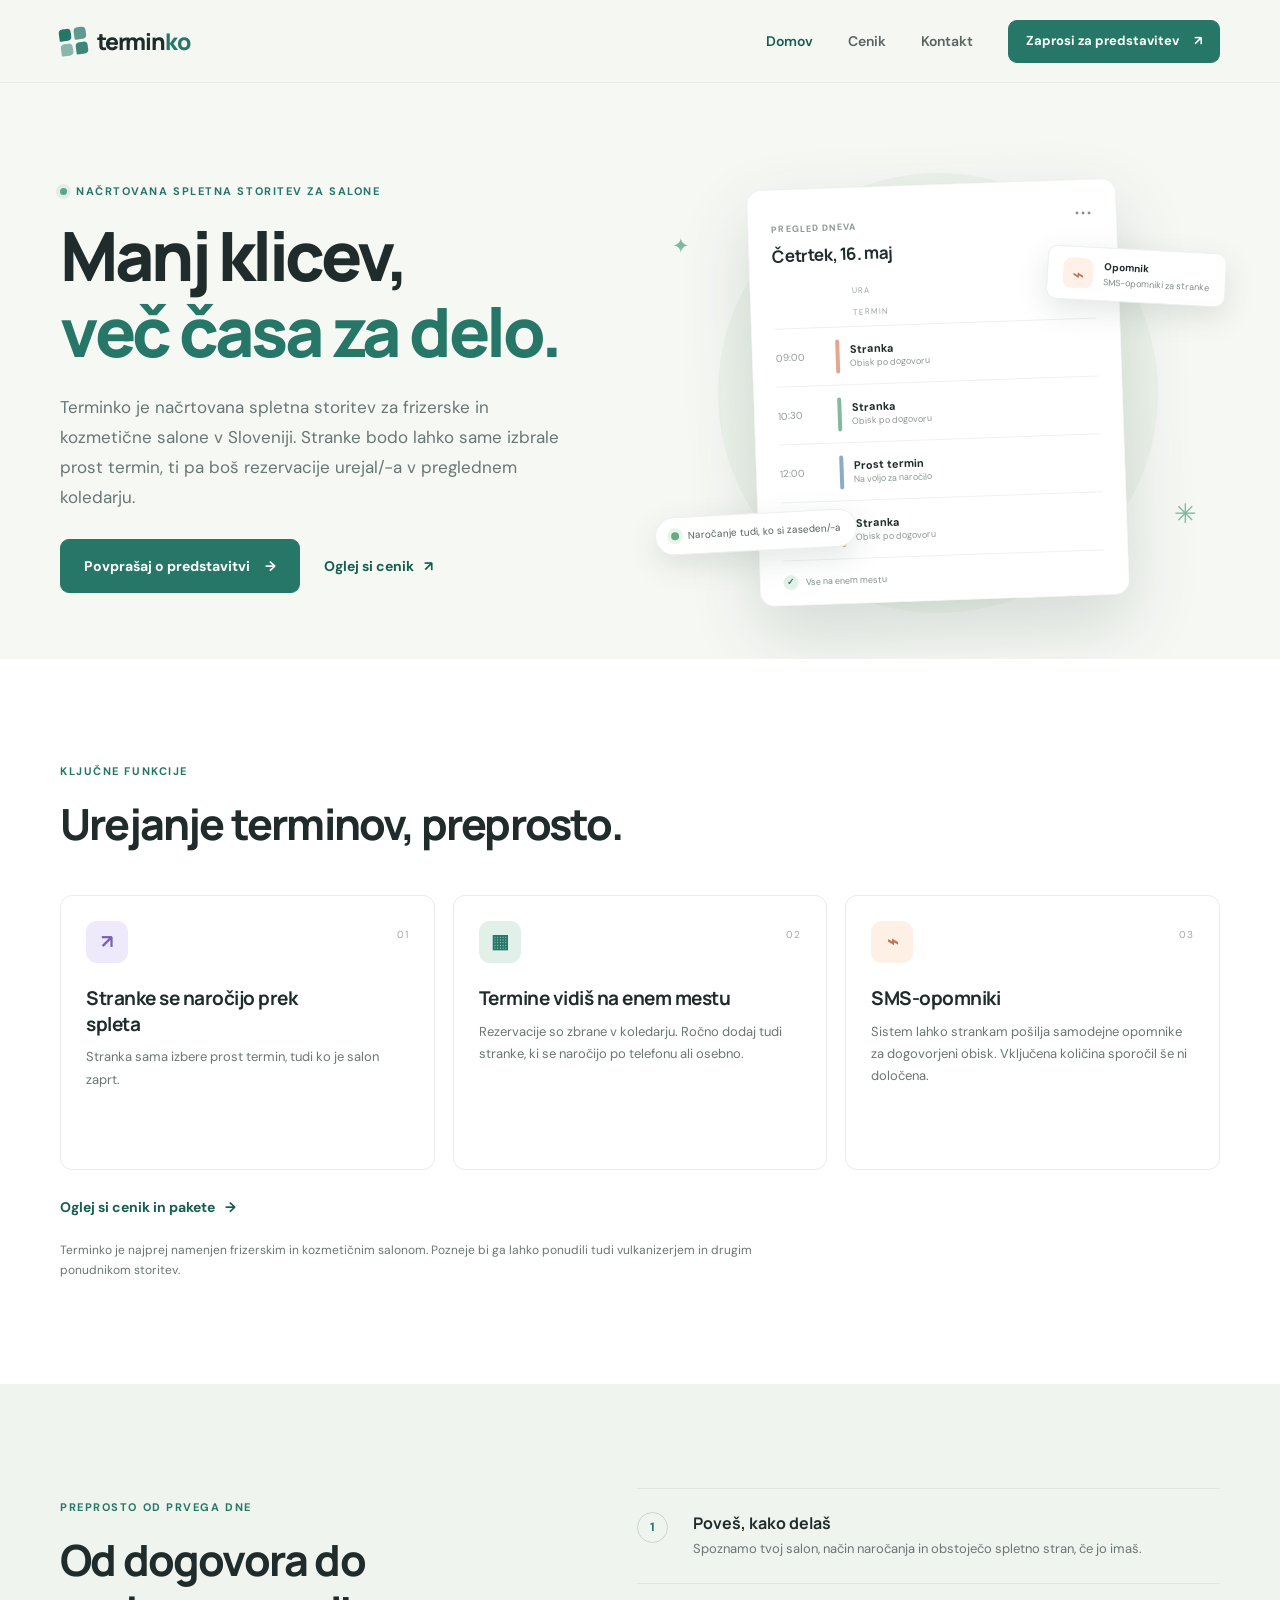
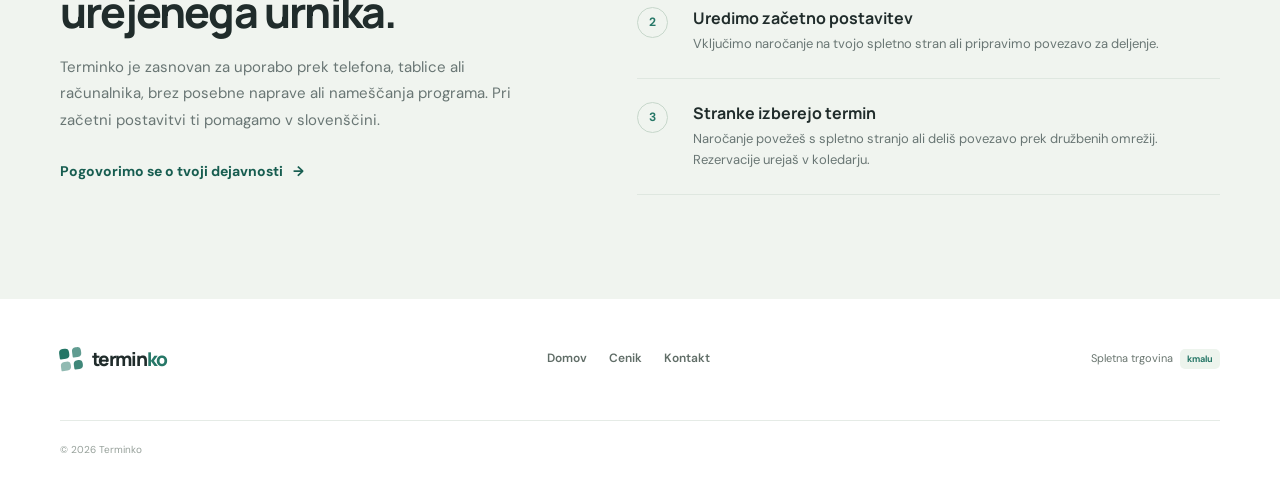
<file: index.html>
<!doctype html>
<html lang="sl">
<head>
  <meta charset="utf-8">
  <meta name="viewport" content="width=device-width, initial-scale=1">
  <meta name="description" content="Terminko je načrtovana spletna storitev za frizerske in kozmetične salone: spletno naročanje, koledar rezervacij in SMS-opomniki.">
  <meta name="theme-color" content="#f6f8f4">
  <title>Spletno naročanje za salone | Terminko</title>
  <link rel="stylesheet" href="styles.css">
  <script src="script.js" defer></script>
  <link rel="canonical" href="https://terminko.pages.dev/">
  <link rel="icon" href="/favicon.svg" type="image/svg+xml">
  <meta property="og:type" content="website">
  <meta property="og:locale" content="sl_SI">
  <meta property="og:site_name" content="Terminko">
  <meta property="og:title" content="Spletno naročanje za salone | Terminko">
  <meta property="og:description" content="Terminko je načrtovana spletna storitev za frizerske in kozmetične salone: spletno naročanje, koledar rezervacij in SMS-opomniki.">
  <meta property="og:url" content="https://terminko.pages.dev/">
  <meta name="twitter:card" content="summary">
  <script type="application/ld+json">
  {
    "@context": "https://schema.org",
    "@graph": [
      {
        "@type": "Organization",
        "@id": "https://terminko.pages.dev/#organization",
        "name": "Terminko",
        "url": "https://terminko.pages.dev/",
        "description": "Načrtovana spletna storitev za spletno naročanje in urejanje terminov v frizerskih in kozmetičnih salonih.",
        "areaServed": {
          "@type": "Country",
          "name": "Slovenia"
        }
      },
      {
        "@type": "WebSite",
        "@id": "https://terminko.pages.dev/#website",
        "url": "https://terminko.pages.dev/",
        "name": "Terminko",
        "inLanguage": "sl-SI",
        "publisher": {
          "@id": "https://terminko.pages.dev/#organization"
        }
      },
      {
        "@type": "WebPage",
        "@id": "https://terminko.pages.dev/#webpage",
        "url": "https://terminko.pages.dev/",
        "name": "Spletno naročanje za frizerske in kozmetične salone",
        "description": "Terminko je načrtovana spletna storitev za frizerske in kozmetične salone: spletno naročanje, koledar rezervacij in SMS-opomniki.",
        "inLanguage": "sl-SI",
        "isPartOf": {
          "@id": "https://terminko.pages.dev/#website"
        },
        "about": {
          "@id": "https://terminko.pages.dev/#organization"
        }
      }
    ]
  }
  </script>
</head>
<body>
  <a class="skip-link" href="#vsebina">Preskoči na vsebino</a>
  <header class="site-header">
    <div class="container nav-wrap">
      <a class="brand" href="index.html" aria-label="Terminko, domov"><span class="brand-mark" aria-hidden="true"><i></i><i></i><i></i><i></i></span><span>termin<span class="brand-accent">ko</span></span></a>
      <button class="menu-toggle" type="button" aria-expanded="false" aria-controls="site-nav"><span class="sr-only">Odpri navigacijo</span><span></span><span></span></button>
      <nav class="site-nav" id="site-nav" aria-label="Glavna navigacija">
        <a href="index.html" aria-current="page">Domov</a><a href="cenik.html">Cenik</a><a href="kontakt.html">Kontakt</a>
        <a class="button button-small" href="kontakt.html#povprasevanje">Zaprosi za predstavitev <span aria-hidden="true">↗</span></a>
      </nav>
    </div>
  </header>

  <main id="vsebina">
    <section class="hero section-space">
      <div class="container hero-grid">
        <div class="hero-copy">
          <p class="eyebrow"><span class="eyebrow-dot"></span> Načrtovana spletna storitev za salone</p>
          <h1>Manj klicev,<br><span class="text-accent">več časa za delo.</span></h1>
          <p class="hero-lede">Terminko je načrtovana spletna storitev za frizerske in kozmetične salone v Sloveniji. Stranke bodo lahko same izbrale prost termin, ti pa boš rezervacije urejal/-a v preglednem koledarju.</p>
          <div class="hero-actions"><a class="button" href="kontakt.html#povprasevanje">Povprašaj o predstavitvi <span aria-hidden="true">→</span></a><a class="text-link" href="cenik.html">Oglej si cenik <span aria-hidden="true">↗</span></a></div>
        </div>
        <div class="hero-visual" aria-label="Ilustracija pregleda terminov v koledarju">
          <div class="visual-orbit orbit-one"></div><div class="visual-orbit orbit-two"></div>
          <div class="calendar-card">
            <div class="calendar-top"><div><span class="mini-label">PREGLED DNEVA</span><h2>Četrtek, 16. maj</h2></div><span class="calendar-dots" aria-hidden="true">•••</span></div>
            <div class="calendar-rule"><span></span><span>URA</span><span>TERMIN</span></div>
            <div class="appointment"><span class="time">09:00</span><span class="appt-bar coral"></span><span class="appt-info"><strong>Stranka</strong><small>Obisk po dogovoru</small></span></div>
            <div class="appointment"><span class="time">10:30</span><span class="appt-bar green"></span><span class="appt-info"><strong>Stranka</strong><small>Obisk po dogovoru</small></span></div>
            <div class="appointment"><span class="time">12:00</span><span class="appt-bar blue"></span><span class="appt-info"><strong>Prost termin</strong><small>Na voljo za naročilo</small></span></div>
            <div class="appointment"><span class="time">13:30</span><span class="appt-bar yellow"></span><span class="appt-info"><strong>Stranka</strong><small>Obisk po dogovoru</small></span></div>
            <div class="calendar-footer"><span class="tiny-check" aria-hidden="true">✓</span> Vse na enem mestu</div>
          </div>
          <div class="floating-chip chip-reminder"><span class="chip-icon" aria-hidden="true">⌁</span><span><strong>Opomnik</strong><small>SMS-opomniki za stranke</small></span></div>
          <div class="floating-chip chip-online"><span class="online-dot"></span> Naročanje tudi, ko si zaseden/-a</div>
          <span class="sparkle sparkle-a" aria-hidden="true">✳</span><span class="sparkle sparkle-b" aria-hidden="true">✦</span>
        </div>
      </div>
      </section>

    <section class="section-space section-white">
      <div class="container">
        <div class="section-heading"><p class="eyebrow">Ključne funkcije</p><h2>Urejanje terminov, preprosto.</h2></div>
        <div class="feature-grid">
          <article class="feature-card"><span class="feature-icon icon-lilac" aria-hidden="true">↗</span><span class="card-number">01</span><h3>Stranke se naročijo prek spleta</h3><p>Stranka sama izbere prost termin, tudi ko je salon zaprt.</p></article>
          <article class="feature-card"><span class="feature-icon icon-mint" aria-hidden="true">▦</span><span class="card-number">02</span><h3>Termine vidiš na enem mestu</h3><p>Rezervacije so zbrane v koledarju. Ročno dodaj tudi stranke, ki se naročijo po telefonu ali osebno.</p></article>
          <article class="feature-card"><span class="feature-icon icon-peach" aria-hidden="true">⌁</span><span class="card-number">03</span><h3>SMS-opomniki</h3><p>Sistem lahko strankam pošilja samodejne opomnike za dogovorjeni obisk. Vključena količina sporočil še ni določena.</p></article>
        </div>
        <div class="feature-cta"><a class="text-link" href="cenik.html">Oglej si cenik in pakete <span aria-hidden="true">→</span></a></div>
        <p class="feature-footnote">Terminko je najprej namenjen frizerskim in kozmetičnim salonom. Pozneje bi ga lahko ponudili tudi vulkanizerjem in drugim ponudnikom storitev.</p>
      </div>
    </section>

    <section class="section-space how-section">
      <div class="container how-grid"><div class="how-intro"><p class="eyebrow">Preprosto od prvega dne</p><h2>Od dogovora do urejenega urnika.</h2><p>Terminko je zasnovan za uporabo prek telefona, tablice ali računalnika, brez posebne naprave ali nameščanja programa. Pri začetni postavitvi ti pomagamo v slovenščini.</p><a class="text-link" href="kontakt.html">Pogovorimo se o tvoji dejavnosti <span aria-hidden="true">→</span></a></div>
        <ol class="steps-list"><li><span class="step-count">1</span><div><h3>Poveš, kako delaš</h3><p>Spoznamo tvoj salon, način naročanja in obstoječo spletno stran, če jo imaš.</p></div></li><li><span class="step-count">2</span><div><h3>Uredimo začetno postavitev</h3><p>Vključimo naročanje na tvojo spletno stran ali pripravimo povezavo za deljenje.</p></div></li><li><span class="step-count">3</span><div><h3>Stranke izberejo termin</h3><p>Naročanje povežeš s spletno stranjo ali deliš povezavo prek družbenih omrežij. Rezervacije urejaš v koledarju.</p></div></li></ol>
      </div>
    </section>


  </main>
  <footer class="site-footer"><div class="container footer-main"><a class="brand footer-brand" href="index.html"><span class="brand-mark" aria-hidden="true"><i></i><i></i><i></i><i></i></span><span>termin<span class="brand-accent">ko</span></span></a><nav aria-label="Povezave v nogi"><a href="index.html">Domov</a><a href="cenik.html">Cenik</a><a href="kontakt.html">Kontakt</a></nav><span class="shop-placeholder">Spletna trgovina <span>kmalu</span></span></div><div class="container footer-bottom"><span>© <span data-year>2026</span> Terminko</span></div></footer>
</body>
</html>
</file>
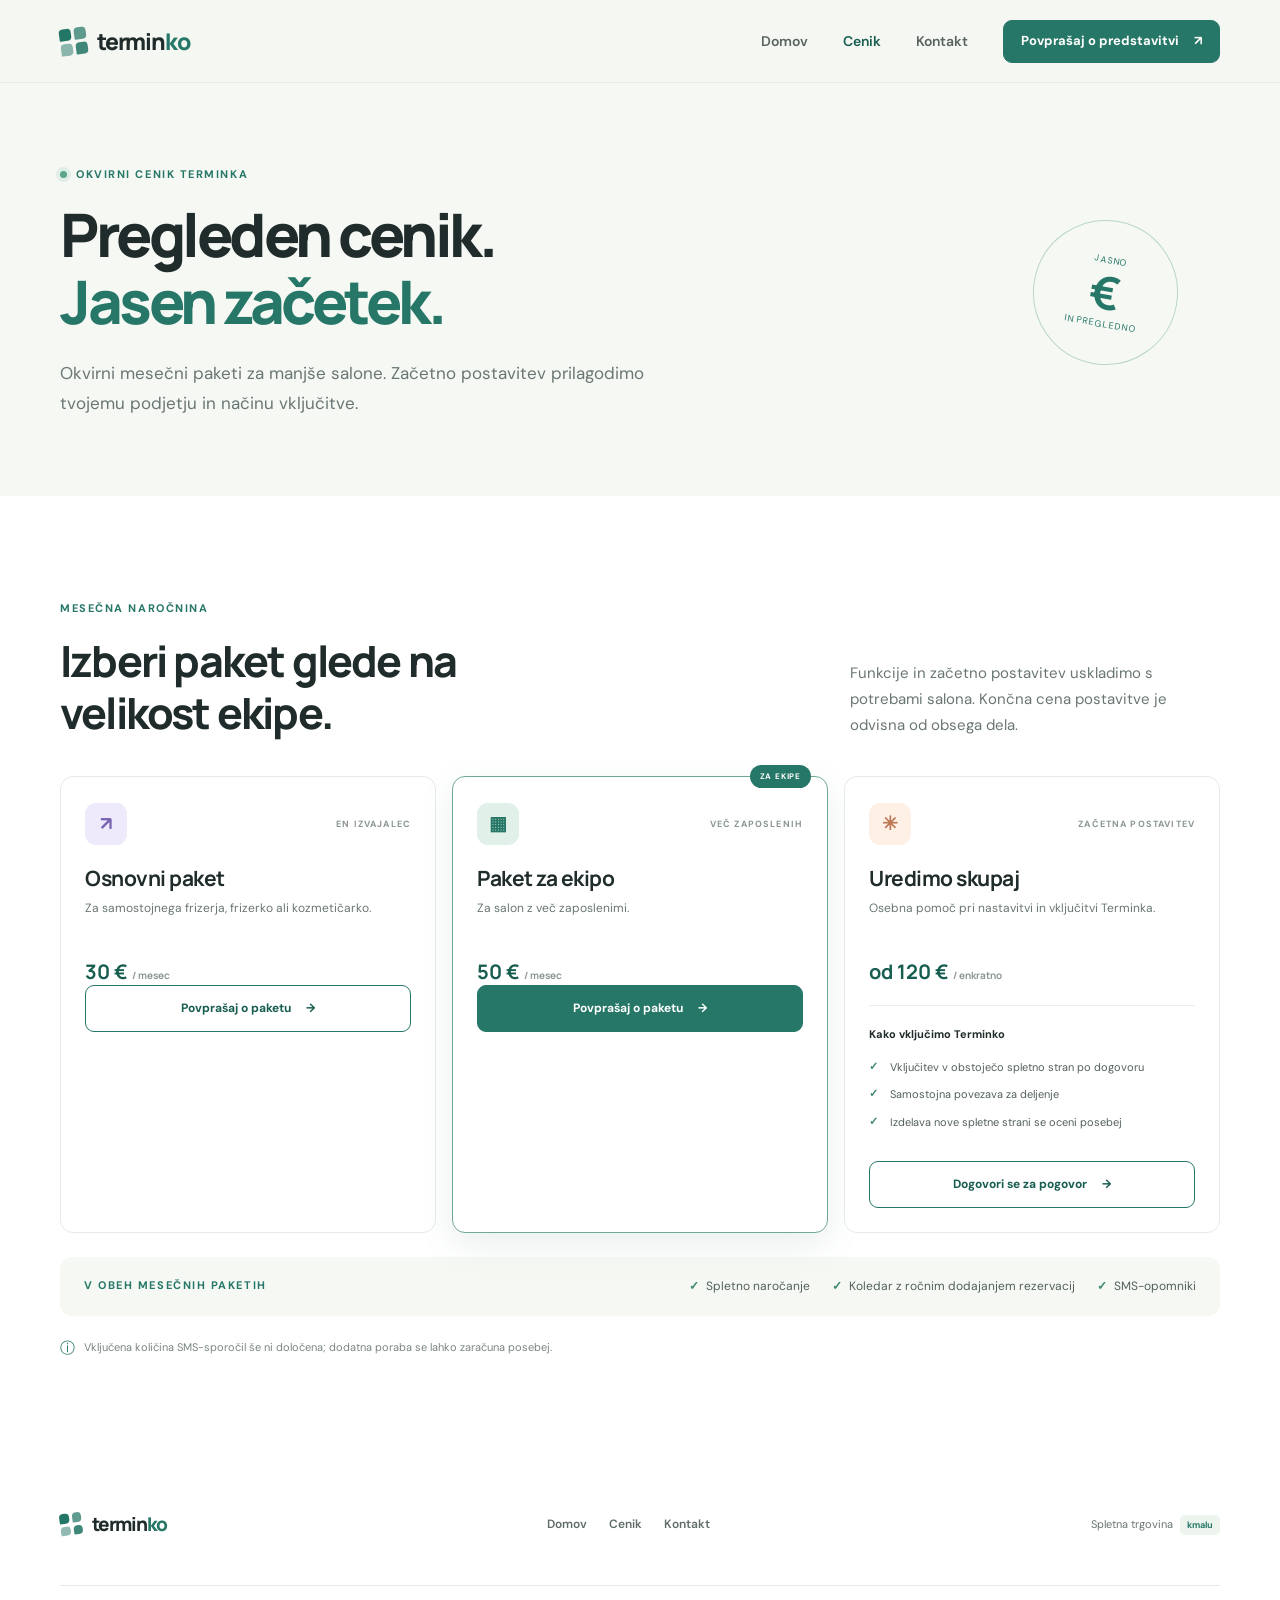
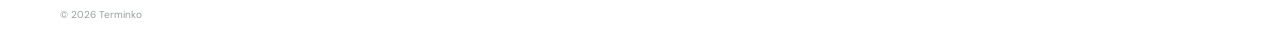
<file: cenik.html>
<!doctype html>
<html lang="sl">
<head>
  <meta charset="utf-8"><meta name="viewport" content="width=device-width, initial-scale=1">
  <meta name="description" content="Oglej si okvirni cenik Terminka za salone: paketa za enega izvajalca in več zaposlenih ter začetna postavitev od 120 €.">
  <meta name="theme-color" content="#f6f8f4"><title>Cenik spletnega naročanja za salone | Terminko</title><link rel="stylesheet" href="styles.css"><script src="script.js" defer></script>
  <link rel="canonical" href="https://terminko.pages.dev/cenik">
  <link rel="icon" href="/favicon.svg" type="image/svg+xml">
  <meta property="og:type" content="website">
  <meta property="og:locale" content="sl_SI">
  <meta property="og:site_name" content="Terminko">
  <meta property="og:title" content="Cenik spletnega naročanja za salone | Terminko">
  <meta property="og:description" content="Oglej si okvirni cenik Terminka za salone: paketa za enega izvajalca in več zaposlenih ter začetna postavitev od 120 €.">
  <meta property="og:url" content="https://terminko.pages.dev/cenik">
  <meta name="twitter:card" content="summary">
  <script type="application/ld+json">
    {
    "@context": "https://schema.org",
    "@graph": [
      {
        "@type": "WebPage",
        "@id": "https://terminko.pages.dev/cenik#webpage",
        "url": "https://terminko.pages.dev/cenik",
        "name": "Cenik Terminka za salone",
        "description": "Oglej si okvirni cenik Terminka za salone: paketa za enega izvajalca in več zaposlenih ter začetna postavitev od 120 €.",
        "inLanguage": "sl-SI",
        "isPartOf": {
          "@id": "https://terminko.pages.dev/#website"
        },
        "about": {
          "@id": "https://terminko.pages.dev/#organization"
        }
      }
    ]
  }
  </script>
</head>
<body>
  <a class="skip-link" href="#vsebina">Preskoči na vsebino</a>
  <header class="site-header"><div class="container nav-wrap"><a class="brand" href="index.html" aria-label="Terminko, domov"><span class="brand-mark" aria-hidden="true"><i></i><i></i><i></i><i></i></span><span>termin<span class="brand-accent">ko</span></span></a><button class="menu-toggle" type="button" aria-expanded="false" aria-controls="site-nav"><span class="sr-only">Odpri navigacijo</span><span></span><span></span></button><nav class="site-nav" id="site-nav" aria-label="Glavna navigacija"><a href="index.html">Domov</a><a href="cenik.html" aria-current="page">Cenik</a><a href="kontakt.html">Kontakt</a><a class="button button-small" href="kontakt.html#povprasevanje">Povprašaj o predstavitvi <span aria-hidden="true">↗</span></a></nav></div></header>
  <main id="vsebina">
    <section class="inner-hero section-space"><div class="container inner-hero-grid"><div><p class="eyebrow"><span class="eyebrow-dot"></span> Okvirni cenik Terminka</p><h1>Pregleden cenik.<br><span class="text-accent">Jasen začetek.</span></h1><p class="hero-lede">Okvirni mesečni paketi za manjše salone. Začetno postavitev prilagodimo tvojemu podjetju in načinu vključitve.</p></div><div class="price-stamp" aria-hidden="true"><span>JASNO</span><strong>€</strong><span>IN PREGLEDNO</span></div></div></section>
    <section class="section-space section-white"><div class="container"><div class="pricing-intro"><div><p class="eyebrow">Mesečna naročnina</p><h2>Izberi paket glede na velikost ekipe.</h2></div><p>Funkcije in začetno postavitev uskladimo s potrebami salona. Končna cena postavitve je odvisna od obsega dela.</p></div>
      <div class="pricing-grid">
        <article class="price-card"><div class="price-card-top"><span class="price-icon icon-lilac" aria-hidden="true">↗</span><span class="price-label">EN IZVAJALEC</span></div><h3>Osnovni paket</h3><p class="price-description">Za samostojnega frizerja, frizerko ali kozmetičarko.</p><div class="price-placeholder">30 € <span class="price-unit">/ mesec</span></div><a class="button button-outline" href="kontakt.html#povprasevanje">Povprašaj o paketu <span aria-hidden="true">→</span></a></article>
        <article class="price-card price-card-featured"><span class="popular-tag">ZA EKIPE</span><div class="price-card-top"><span class="price-icon icon-mint" aria-hidden="true">▦</span><span class="price-label">VEČ ZAPOSLENIH</span></div><h3>Paket za ekipo</h3><p class="price-description">Za salon z več zaposlenimi.</p><div class="price-placeholder">50 € <span class="price-unit">/ mesec</span></div><a class="button" href="kontakt.html#povprasevanje">Povprašaj o paketu <span aria-hidden="true">→</span></a></article>
        <article class="price-card setup-card"><div class="price-card-top"><span class="price-icon icon-peach" aria-hidden="true">✳</span><span class="price-label">ZAČETNA POSTAVITEV</span></div><h3>Uredimo skupaj</h3><p class="price-description">Osebna pomoč pri nastavitvi in vključitvi Terminka.</p><div class="price-placeholder">od 120 € <span class="price-unit">/ enkratno</span></div><hr><h4>Kako vključimo Terminko</h4><ul class="check-list"><li>Vključitev v obstoječo spletno stran po dogovoru</li><li>Samostojna povezava za deljenje</li><li>Izdelava nove spletne strani se oceni posebej</li></ul><a class="button button-outline" href="kontakt.html#povprasevanje">Dogovori se za pogovor <span aria-hidden="true">→</span></a></article>
      </div>
      <div class="pricing-included"><p class="eyebrow">V obeh mesečnih paketih</p><ul><li>Spletno naročanje</li><li>Koledar z ročnim dodajanjem rezervacij</li><li>SMS-opomniki</li></ul></div>
      <p class="pricing-note"><span aria-hidden="true">ⓘ</span> Vključena količina SMS-sporočil še ni določena; dodatna poraba se lahko zaračuna posebej.</p>
    </div></section>
  </main>
  <footer class="site-footer"><div class="container footer-main"><a class="brand footer-brand" href="index.html"><span class="brand-mark" aria-hidden="true"><i></i><i></i><i></i><i></i></span><span>termin<span class="brand-accent">ko</span></span></a><nav aria-label="Povezave v nogi"><a href="index.html">Domov</a><a href="cenik.html">Cenik</a><a href="kontakt.html">Kontakt</a></nav><span class="shop-placeholder">Spletna trgovina <span>kmalu</span></span></div><div class="container footer-bottom"><span>© <span data-year>2026</span> Terminko</span></div></footer>
</body>
</html>
</file>
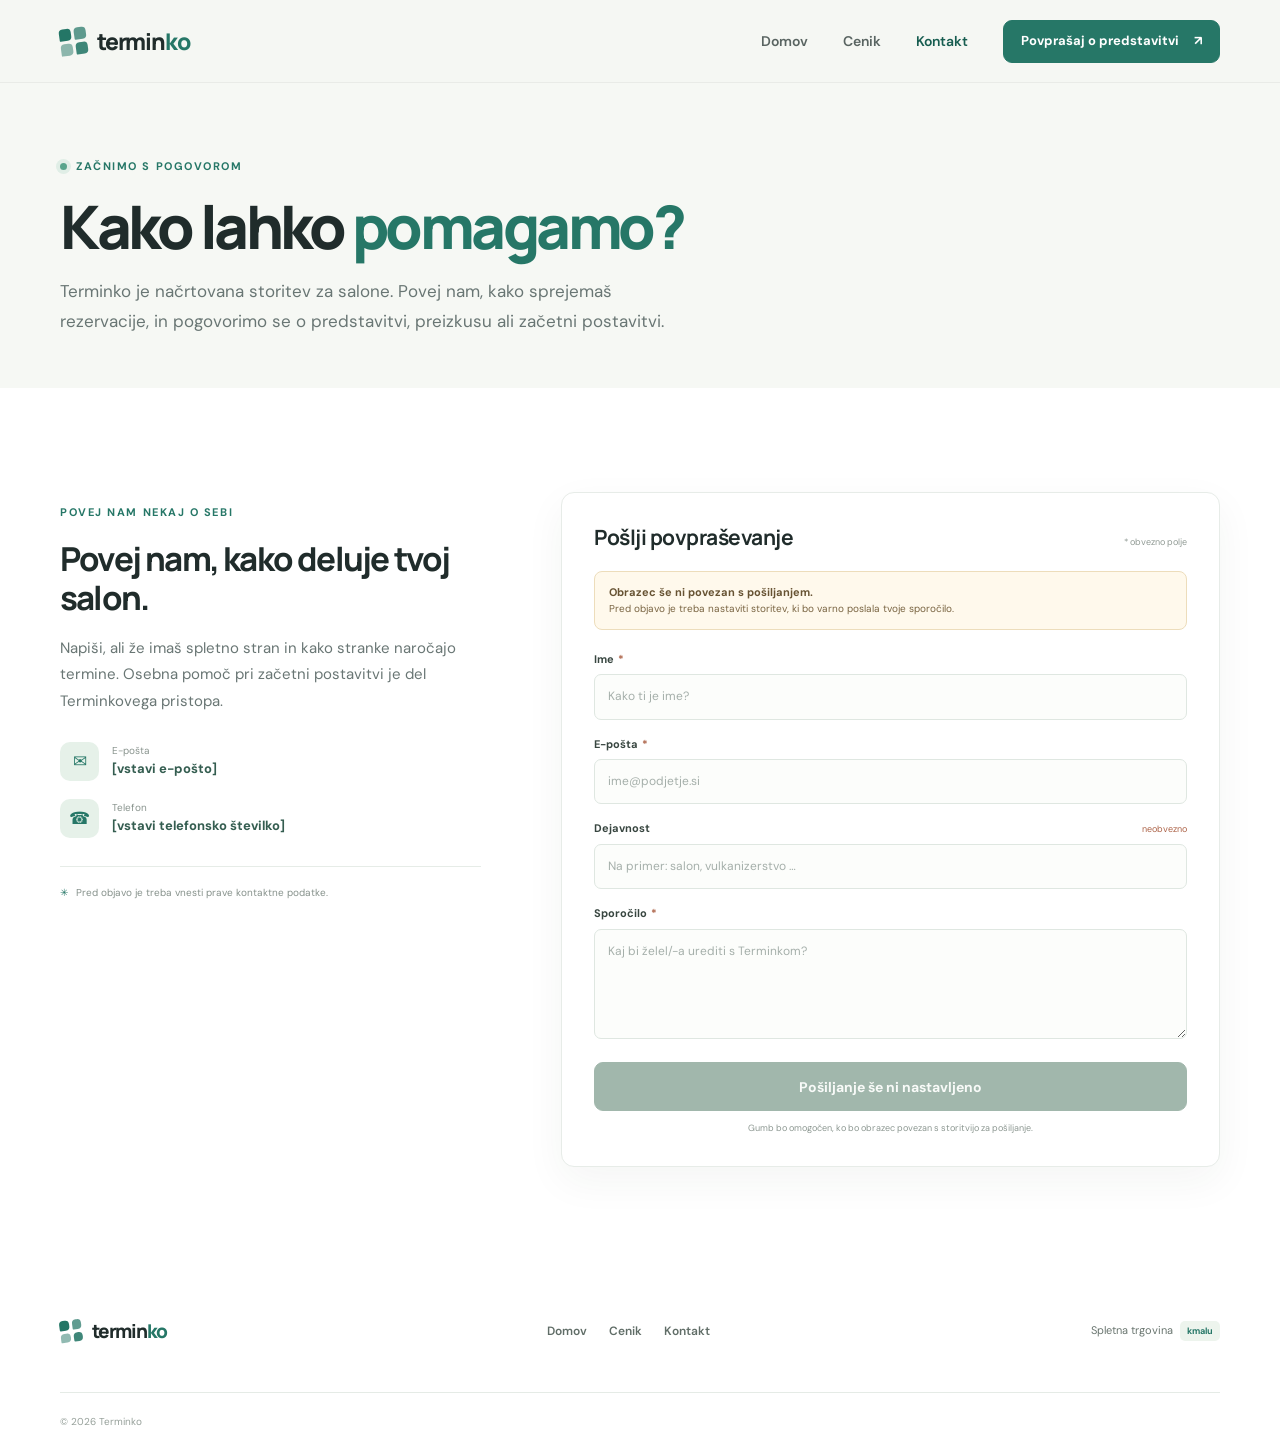
<file: kontakt.html>
<!doctype html>
<html lang="sl">
<head>
  <meta charset="utf-8"><meta name="viewport" content="width=device-width, initial-scale=1">
  <meta name="description" content="Povprašaj o načrtovani storitvi Terminko za frizerske in kozmetične salone, predstavitvi ali začetni postavitvi.">
  <meta name="theme-color" content="#f6f8f4"><title>Kontakt in predstavitev | Terminko</title><link rel="stylesheet" href="styles.css"><script src="script.js" defer></script>
  <link rel="canonical" href="https://terminko.pages.dev/kontakt">
  <link rel="icon" href="/favicon.svg" type="image/svg+xml">
  <meta property="og:type" content="website">
  <meta property="og:locale" content="sl_SI">
  <meta property="og:site_name" content="Terminko">
  <meta property="og:title" content="Kontakt in predstavitev | Terminko">
  <meta property="og:description" content="Povprašaj o načrtovani storitvi Terminko za frizerske in kozmetične salone, predstavitvi ali začetni postavitvi.">
  <meta property="og:url" content="https://terminko.pages.dev/kontakt">
  <meta name="twitter:card" content="summary">
  <script type="application/ld+json">
    {
    "@context": "https://schema.org",
    "@graph": [
      {
        "@type": "WebPage",
        "@id": "https://terminko.pages.dev/kontakt#webpage",
        "url": "https://terminko.pages.dev/kontakt",
        "name": "Kontakt za Terminko",
        "description": "Povprašaj o načrtovani storitvi Terminko za frizerske in kozmetične salone, predstavitvi ali začetni postavitvi.",
        "inLanguage": "sl-SI",
        "isPartOf": {
          "@id": "https://terminko.pages.dev/#website"
        },
        "about": {
          "@id": "https://terminko.pages.dev/#organization"
        }
      }
    ]
  }
  </script>
</head>
<body>
  <a class="skip-link" href="#vsebina">Preskoči na vsebino</a>
  <header class="site-header"><div class="container nav-wrap"><a class="brand" href="index.html" aria-label="Terminko, domov"><span class="brand-mark" aria-hidden="true"><i></i><i></i><i></i><i></i></span><span>termin<span class="brand-accent">ko</span></span></a><button class="menu-toggle" type="button" aria-expanded="false" aria-controls="site-nav"><span class="sr-only">Odpri navigacijo</span><span></span><span></span></button><nav class="site-nav" id="site-nav" aria-label="Glavna navigacija"><a href="index.html">Domov</a><a href="cenik.html">Cenik</a><a href="kontakt.html" aria-current="page">Kontakt</a><a class="button button-small" href="#povprasevanje">Povprašaj o predstavitvi <span aria-hidden="true">↗</span></a></nav></div></header>
  <main id="vsebina">
    <section class="inner-hero contact-hero section-space"><div class="container"><p class="eyebrow"><span class="eyebrow-dot"></span> Začnimo s pogovorom</p><h1>Kako lahko <span class="text-accent">pomagamo?</span></h1><p class="hero-lede">Terminko je načrtovana storitev za salone. Povej nam, kako sprejemaš rezervacije, in pogovorimo se o predstavitvi, preizkusu ali začetni postavitvi.</p></div></section>
    <section class="section-space section-white" id="povprasevanje"><div class="container contact-grid">
      <div class="contact-aside"><p class="eyebrow">Povej nam nekaj o sebi</p><h2>Povej nam, kako deluje tvoj salon.</h2><p>Napiši, ali že imaš spletno stran in kako stranke naročajo termine. Osebna pomoč pri začetni postavitvi je del Terminkovega pristopa.</p><div class="contact-detail"><span class="detail-icon" aria-hidden="true">✉</span><div><span>E-pošta</span><a href="mailto:[vstavi-e-pošto]">[vstavi e-pošto]</a></div></div><div class="contact-detail"><span class="detail-icon" aria-hidden="true">☎</span><div><span>Telefon</span><a href="tel:[vstavi-telefonsko-številko]">[vstavi telefonsko številko]</a></div></div><div class="contact-note"><span aria-hidden="true">✳</span> Pred objavo je treba vnesti prave kontaktne podatke.</div></div>
      <div class="form-card"><div class="form-heading"><h2>Pošlji povpraševanje</h2><span class="required-note">* obvezno polje</span></div><div class="form-notice" role="note"><strong>Obrazec še ni povezan s pošiljanjem.</strong> Pred objavo je treba nastaviti storitev, ki bo varno poslala tvoje sporočilo.</div>
        <form action="#" method="post" aria-describedby="form-status">
          <div class="form-row"><label for="ime">Ime <span aria-hidden="true">*</span></label><input id="ime" name="ime" type="text" autocomplete="name" placeholder="Kako ti je ime?" required></div>
          <div class="form-row"><label for="email">E-pošta <span aria-hidden="true">*</span></label><input id="email" name="email" type="email" autocomplete="email" placeholder="ime@podjetje.si" required></div>
          <div class="form-row"><label for="dejavnost">Dejavnost <span class="optional-label">neobvezno</span></label><input id="dejavnost" name="dejavnost" type="text" placeholder="Na primer: salon, vulkanizerstvo …"></div>
          <div class="form-row"><label for="sporocilo">Sporočilo <span aria-hidden="true">*</span></label><textarea id="sporocilo" name="sporocilo" rows="4" placeholder="Kaj bi želel/-a urediti s Terminkom?" required></textarea></div>
          <button class="button form-submit" type="button" disabled aria-disabled="true">Pošiljanje še ni nastavljeno</button><p class="form-status" id="form-status">Gumb bo omogočen, ko bo obrazec povezan s storitvijo za pošiljanje.</p>
        </form>
      </div>
    </div></section>
  </main>
  <footer class="site-footer"><div class="container footer-main"><a class="brand footer-brand" href="index.html"><span class="brand-mark" aria-hidden="true"><i></i><i></i><i></i><i></i></span><span>termin<span class="brand-accent">ko</span></span></a><nav aria-label="Povezave v nogi"><a href="index.html">Domov</a><a href="cenik.html">Cenik</a><a href="kontakt.html">Kontakt</a></nav><span class="shop-placeholder">Spletna trgovina <span>kmalu</span></span></div><div class="container footer-bottom"><span>© <span data-year>2026</span> Terminko</span></div></footer>
</body>
</html>
</file>
<file: styles.css>
@import url('https://fonts.googleapis.com/css2?family=DM+Sans:wght@400;500;600;700&family=Manrope:wght@400;500;600;700;800&display=swap');

:root{--ink:#202c2b;--muted:#697674;--green:#267767;--green-dark:#175d50;--mint:#e1f1e9;--paper:#f6f8f4;--white:#fff;--line:#e5ebe6;--lilac:#eee9fb;--peach:#fff0e6;--shadow:0 24px 80px rgba(30,60,50,.1);--sans:'DM Sans',Arial,sans-serif;--display:'Manrope','DM Sans',Arial,sans-serif}
*{box-sizing:border-box}html{scroll-behavior:smooth}body{margin:0;background:var(--paper);color:var(--ink);font-family:var(--sans);font-size:16px;line-height:1.6;-webkit-font-smoothing:antialiased}a{color:inherit;text-decoration:none}button,input,textarea{font:inherit}button,a,input,textarea{outline-color:#317f6e;outline-offset:3px}.container{width:min(1160px,calc(100% - 48px));margin-inline:auto}.sr-only{position:absolute;width:1px;height:1px;padding:0;margin:-1px;overflow:hidden;clip:rect(0,0,0,0);white-space:nowrap;border:0}.skip-link{position:fixed;z-index:99;top:8px;left:8px;transform:translateY(-150%);background:var(--ink);color:#fff;padding:10px 16px;border-radius:8px}.skip-link:focus{transform:none}.site-header{position:relative;z-index:10;background:rgba(246,248,244,.92);border-bottom:1px solid rgba(32,44,43,.06)}.nav-wrap{min-height:82px;display:flex;align-items:center;justify-content:space-between}.brand{display:inline-flex;align-items:center;gap:10px;font:800 23px var(--display);letter-spacing:-1.2px}.brand-accent{color:var(--green)}.brand-mark{width:27px;height:27px;display:grid;grid-template-columns:repeat(2,1fr);gap:3px;transform:rotate(-8deg)}.brand-mark i{display:block;background:#247666;border-radius:4px 4px 4px 1px}.brand-mark i:nth-child(2){opacity:.72}.brand-mark i:nth-child(3){opacity:.5}.brand-mark i:nth-child(4){opacity:.88}.site-nav{display:flex;align-items:center;gap:35px;font-size:14px;font-weight:600}.site-nav>a:not(.button){color:#596461;transition:color .2s}.site-nav>a:not(.button):hover,.site-nav>a[aria-current=page]{color:var(--green-dark)}.button{min-height:54px;padding:0 23px;display:inline-flex;align-items:center;justify-content:center;gap:15px;border:1px solid var(--green);border-radius:9px;background:var(--green);color:white;font-weight:700;font-size:14px;transition:transform .2s,background .2s,border-color .2s}.button:hover{transform:translateY(-2px);background:var(--green-dark);border-color:var(--green-dark)}.button-small{min-height:43px;padding:0 17px;font-size:13px}.menu-toggle{display:none}.section-space{padding:104px 0}.hero{padding:70px 0 26px;overflow:hidden}.hero-grid{display:grid;grid-template-columns:1fr 1fr;gap:30px;align-items:center;min-height:480px}.hero-copy{padding:18px 0 28px;position:relative;z-index:1}.eyebrow{display:flex;align-items:center;gap:9px;margin:0 0 17px;color:var(--green);font-size:11px;font-weight:700;letter-spacing:1.55px;text-transform:uppercase}.eyebrow-dot{width:7px;height:7px;border-radius:50%;background:#59a58c;box-shadow:0 0 0 4px #e0eee6}.hero h1,.inner-hero h1{margin:0;font:800 clamp(43px,5.4vw,68px)/1.12 var(--display);letter-spacing:-3.5px}.text-accent{color:var(--green)}.hero-lede{max-width:500px;color:var(--muted);font-size:17px;line-height:1.75;margin:24px 0 27px}.hero-actions{display:flex;align-items:center;gap:24px;flex-wrap:wrap}.text-link{display:inline-flex;align-items:center;gap:10px;color:var(--green-dark);font-size:14px;font-weight:700}.text-link:hover,.card-link:hover{gap:14px}.text-link,.card-link{transition:gap .2s}.hero-note{display:flex;gap:10px;align-items:center;color:#687470;font-size:13px;margin-top:27px}.note-icon{width:24px;height:24px;display:grid;place-items:center;border-radius:50%;background:#e4efe8;color:var(--green);font-size:14px}.hero-visual{position:relative;min-height:480px;display:grid;place-items:center}.visual-orbit{position:absolute;border-radius:50%;background:#edf3eb}.orbit-one{width:440px;height:440px}.orbit-two{width:370px;height:370px;border:1px solid #d9e8dd;background:transparent}.calendar-card{position:relative;z-index:2;width:min(370px,82%);padding:24px 23px 15px;background:#fff;border:1px solid rgba(28,58,47,.06);border-radius:15px;box-shadow:0 28px 70px rgba(36,67,55,.16);transform:rotate(-2deg)}.calendar-top{display:flex;align-items:flex-start;justify-content:space-between;margin-bottom:19px}.mini-label{font-size:9px;color:#8c9891;letter-spacing:1.1px;font-weight:700}.calendar-top h2{font:700 17px var(--display);margin:4px 0 0;letter-spacing:-.4px}.calendar-dots{color:#85928c;letter-spacing:2px;font-size:12px}.calendar-rule{display:grid;grid-template-columns:50px 9px 1fr;align-items:center;gap:10px;padding:0 0 7px;color:#9ba59f;font-size:8px;letter-spacing:1px;border-bottom:1px solid #edf0ed}.calendar-rule span:first-child{grid-column:2}.calendar-rule span:last-child{grid-column:3}.appointment{height:58px;display:grid;grid-template-columns:50px 4px 1fr;gap:10px;align-items:center;border-bottom:1px solid #f0f2ef}.time{font-size:10px;color:#929d97}.appt-bar{height:34px;border-radius:5px}.coral{background:#e6a58f}.green{background:#83b9a2}.blue{background:#8daacb}.yellow{background:#dfc279}.appt-info{display:flex;flex-direction:column;line-height:1.4}.appt-info strong{font-size:11px}.appt-info small{font-size:9px;color:#8d9892}.calendar-footer{padding-top:14px;color:#82918a;font-size:9px}.tiny-check{display:inline-grid;place-items:center;width:15px;height:15px;background:#e5f2e9;color:var(--green);border-radius:50%;font-weight:700;margin-right:5px}.floating-chip{position:absolute;z-index:3;display:flex;align-items:center;background:white;box-shadow:0 10px 30px rgba(42,68,56,.13);border:1px solid #edf0ec}.chip-reminder{right:-1%;top:96px;gap:11px;padding:11px 15px;border-radius:10px;transform:rotate(3deg)}.chip-icon{width:30px;height:30px;display:grid;place-items:center;border-radius:8px;background:#fff0e8;color:#b96e52;font-size:20px}.chip-reminder span:last-child{display:flex;flex-direction:column}.chip-reminder strong{font-size:10px}.chip-reminder small{font-size:9px;color:#7f8b85}.chip-online{left:0;bottom:82px;gap:9px;border-radius:30px;padding:10px 15px;color:#53625d;font-size:10px;transform:rotate(-3deg)}.online-dot{width:8px;height:8px;background:#68aa86;border-radius:50%;box-shadow:0 0 0 4px #e9f4eb}.sparkle{position:absolute;color:#7fb9a2}.sparkle-a{right:4%;bottom:98px;font-size:27px}.sparkle-b{left:3%;top:77px;font-size:21px}.trust-line{display:flex;align-items:center;justify-content:center;gap:17px;padding:37px 0 9px;color:#87928c;font-size:11px;letter-spacing:.4px}.trust-line>span:first-child{font-weight:700;color:#697670}.trust-separator{width:4px;height:4px;border-radius:50%;background:#b6c5ba}.section-white{background:#fff}.section-heading{max-width:620px;margin-bottom:46px}.section-heading h2,.how-intro h2,.support-panel h2,.final-cta h2,.pricing-intro h2,.price-help h2,.contact-aside h2{font:750 clamp(30px,4vw,43px)/1.2 var(--display);letter-spacing:-1.8px;margin:0 0 17px}.section-heading>p:last-child,.how-intro>p:not(.eyebrow),.support-panel>div>p:not(.eyebrow),.pricing-intro>p,.price-help p,.contact-aside>p:not(.eyebrow){max-width:560px;color:var(--muted);font-size:15px;line-height:1.75;margin:0}.text-muted{color:#86918d}.feature-grid{display:grid;grid-template-columns:repeat(3,1fr);gap:18px}.feature-cta{margin-top:24px}.feature-footnote{max-width:740px;margin:21px 0 0;color:var(--muted);font-size:12px;line-height:1.65}.feature-card{position:relative;min-height:275px;padding:25px 25px 23px;border:1px solid #e8ede8;border-radius:12px;background:#fff;transition:transform .2s,box-shadow .2s}.feature-card:hover{transform:translateY(-4px);box-shadow:0 15px 35px rgba(35,60,46,.07)}.feature-icon,.price-icon{width:42px;height:42px;border-radius:11px;display:grid;place-items:center;font-size:19px;font-weight:700}.icon-lilac{background:var(--lilac);color:#7862b2}.icon-mint{background:var(--mint);color:#267767}.icon-peach{background:var(--peach);color:#bd7956}.card-number{position:absolute;right:25px;top:31px;color:#a1aaa4;font-size:10px;letter-spacing:1px}.feature-card h3{font:700 19px/1.35 var(--display);letter-spacing:-.5px;margin:23px 0 9px;max-width:260px}.feature-card p{font-size:13px;line-height:1.7;color:var(--muted);margin:0 0 20px}.card-link{font-size:12px;color:var(--green);font-weight:700;display:inline-flex;gap:8px}.how-section{background:#f0f4ef}.how-grid{display:grid;grid-template-columns:.9fr 1.1fr;gap:100px;align-items:center}.how-intro>p:not(.eyebrow){margin-bottom:25px}.steps-list{list-style:none;padding:0;margin:0;border-top:1px solid #dfe7e0}.steps-list li{display:grid;grid-template-columns:40px 1fr;gap:16px;padding:23px 0;border-bottom:1px solid #dfe7e0}.step-count{width:31px;height:31px;display:grid;place-items:center;border:1px solid #c7d7cb;border-radius:50%;color:var(--green);font-size:12px;font-weight:700}.steps-list h3{font:700 16px var(--display);margin:0 0 5px}.steps-list p{font-size:13px;color:var(--muted);margin:0}.support-section{padding-top:88px;padding-bottom:88px;background:#fff}.support-panel{position:relative;overflow:hidden;display:grid;grid-template-columns:130px 1fr;gap:36px;align-items:center;padding:53px 70px;border-radius:16px;background:#1d5e50;color:#fff}.support-symbol{position:relative;width:102px;height:102px;display:grid;place-items:center;border-radius:30px;background:rgba(255,255,255,.1);transform:rotate(-7deg)}.support-symbol span{font:800 66px var(--display);color:#d2ede0;transform:rotate(7deg)}.support-symbol i{position:absolute;right:12px;top:9px;width:12px;height:12px;border-radius:50%;background:#f1bd80}.support-panel .eyebrow{color:#a9d3bd}.support-panel h2{max-width:520px;margin-bottom:11px}.support-panel>div>p:not(.eyebrow){color:#d0e1d8;margin-bottom:22px}.button-light{background:#f8fbf8;color:#205f51;border-color:#f8fbf8}.button-light:hover{background:#e8f4eb;border-color:#e8f4eb}.support-decoration{position:absolute!important;right:42px;top:5px;font-size:170px;color:rgba(255,255,255,.07)}.final-cta{padding:67px 0;background:#e8f0e9}.cta-inner{display:flex;align-items:center;justify-content:space-between;gap:40px}.final-cta h2{max-width:560px;font-size:34px;margin:0}.final-cta .eyebrow{margin-bottom:10px}.cta-actions{display:flex;flex-direction:column;align-items:flex-start;gap:17px}.site-footer{background:#fff}.footer-main{min-height:122px;display:flex;align-items:center;justify-content:space-between;gap:25px;border-bottom:1px solid var(--line)}.footer-brand{font-size:19px}.footer-brand .brand-mark{width:22px;height:22px}.footer-main>p{margin:0;color:#87918c;font-size:12px}.footer-main nav{display:flex;gap:22px;font-size:12px;font-weight:600;color:#606d67}.footer-main nav a:hover{color:var(--green)}.shop-placeholder{font-size:11px;color:#69756f}.shop-placeholder span{margin-left:4px;padding:4px 7px;border-radius:5px;background:#edf4ed;color:var(--green);font-size:9px;font-weight:700}.footer-bottom{min-height:58px;display:flex;align-items:center;justify-content:space-between;color:#96a09a;font-size:10px}.inner-hero{padding:83px 0 78px}.inner-hero-grid{display:grid;grid-template-columns:1fr 230px;align-items:center;gap:40px}.inner-hero h1{font-size:clamp(42px,5vw,60px)}.inner-hero .hero-lede{max-width:650px;margin-bottom:0}.price-stamp{margin:auto;width:145px;height:145px;border:1px solid #b9d6c5;border-radius:50%;display:flex;flex-direction:column;align-items:center;justify-content:center;transform:rotate(10deg);color:var(--green);font-size:9px;letter-spacing:1px}.price-stamp strong{font:700 45px var(--display);line-height:1.1}.pricing-intro{display:flex;align-items:flex-end;justify-content:space-between;gap:40px;margin-bottom:38px}.pricing-intro h2{max-width:510px;margin-bottom:0}.pricing-intro>p{max-width:370px}.pricing-grid{display:grid;grid-template-columns:repeat(3,1fr);gap:16px;align-items:stretch}.price-card{position:relative;padding:26px 24px 24px;background:#fff;border:1px solid #e5ece6;border-radius:13px;display:flex;flex-direction:column}.price-card-featured{border:1.5px solid #70a991;box-shadow:0 12px 35px rgba(50,106,79,.1)}.popular-tag{position:absolute;right:16px;top:-12px;padding:5px 10px;background:#267767;color:#fff;border-radius:20px;font-size:8px;font-weight:700;letter-spacing:.8px}.price-card-top{display:flex;align-items:center;justify-content:space-between;margin-bottom:19px}.price-label{color:#8b9690;font-size:9px;letter-spacing:1.15px;font-weight:700}.price-card h3{font:700 21px var(--display);letter-spacing:-.5px;margin:0 0 7px}.price-description{font-size:12px;line-height:1.65;color:var(--muted);min-height:41px;margin:0 0 18px}.price-placeholder{font:700 20px var(--display);color:var(--green-dark)}.price-unit{font-size:10px;color:#8b9690;margin-top:2px}.price-card hr{height:1px;border:0;background:#e9eeea;width:100%;margin:20px 0}.price-card h4{font-size:11px;margin:0 0 10px}.check-list{list-style:none;padding:0;margin:0 0 24px;flex:1}.check-list li{position:relative;padding:5px 0 5px 21px;color:#52605a;font-size:11px}.check-list li:before{content:'✓';position:absolute;left:0;top:4px;color:#39866d;font-weight:700}.button-outline{background:white;color:var(--green-dark)}.button-outline:hover{color:#fff}.price-card .button{width:100%;padding:0 12px;font-size:12px;min-height:47px}.pricing-note{display:flex;align-items:center;gap:9px;margin:20px 0 0;color:#79857e;font-size:11px}.pricing-note span{color:var(--green);font-size:15px}.price-help{display:flex;align-items:center;justify-content:space-between;gap:35px}.price-help>div{max-width:620px}.price-help h2{margin-bottom:12px}.contact-hero{padding:75px 0 52px}.contact-hero h1{font-size:clamp(42px,5vw,60px)}.contact-hero .hero-lede{max-width:640px;margin:17px 0 0}.contact-grid{display:grid;grid-template-columns:.78fr 1.22fr;gap:80px;align-items:start}.contact-aside{padding-top:12px}.contact-aside h2{font-size:33px}.contact-aside>p:not(.eyebrow){margin-bottom:28px}.contact-detail{display:flex;align-items:center;gap:13px;margin:18px 0}.detail-icon{width:39px;height:39px;display:grid;place-items:center;border-radius:10px;background:#e6f1e9;color:var(--green);font-size:17px}.contact-detail div{display:flex;flex-direction:column}.contact-detail div span{font-size:10px;color:#89948e}.contact-detail a{font-size:13px;font-weight:700;color:#345d50}.contact-note{display:flex;gap:8px;margin-top:28px;padding-top:18px;border-top:1px solid #e6ece7;color:#86918b;font-size:10px}.contact-note span{color:var(--green)}.form-card{padding:30px 32px;background:#fff;border:1px solid #e7ece8;border-radius:13px;box-shadow:0 14px 40px rgba(32,60,44,.05)}.form-heading{display:flex;align-items:baseline;justify-content:space-between;gap:12px;margin-bottom:20px}.form-heading h2{margin:0;font:700 21px var(--display);letter-spacing:-.5px}.required-note{font-size:9px;color:#909a94}.form-notice{padding:12px 14px;border:1px solid #edddbb;border-radius:8px;background:#fff9ec;color:#796442;font-size:10px;line-height:1.55;margin-bottom:21px}.form-notice strong{display:block;color:#675333;font-size:11px}.form-row{margin-bottom:16px}.form-row label{display:flex;gap:4px;align-items:center;margin-bottom:6px;font-size:11px;font-weight:700;color:#384640}.form-row label>span:first-child{color:#ad6449}.form-row label .optional-label{margin-left:auto;color:#9aa39e;font-weight:400;font-size:9px}.form-row input,.form-row textarea{width:100%;border:1px solid #dfe7e1;border-radius:7px;padding:12px 13px;color:var(--ink);font-size:12px;background:#fcfdfb;transition:border .2s,box-shadow .2s}.form-row textarea{resize:vertical;min-height:110px}.form-row input::placeholder,.form-row textarea::placeholder{color:#a5afaa}.form-row input:focus,.form-row textarea:focus{border-color:#67a78d;box-shadow:0 0 0 3px rgba(74,143,113,.12);outline:0}.form-submit{width:100%;min-height:49px}.form-submit:disabled{cursor:not-allowed;background:#a1b7ac;border-color:#a1b7ac;color:#f8faf8;transform:none}.form-status{font-size:9px;color:#8c9791;text-align:center;margin:10px 0 0}
.pricing-included{margin-top:24px;padding:20px 24px;border-radius:12px;background:#f6f8f4;display:flex;align-items:center;justify-content:space-between;gap:20px}.pricing-included .eyebrow{margin:0}.pricing-included ul{list-style:none;display:flex;align-items:center;gap:22px;flex-wrap:wrap;margin:0;padding:0}.pricing-included li{position:relative;padding-left:17px;font-size:12px;color:#52605a}.pricing-included li:before{content:"✓";position:absolute;left:0;color:#39866d;font-weight:700}.faq-layout{display:grid;grid-template-columns:.8fr 1.2fr;gap:70px;align-items:start}.faq-intro h2{font:750 clamp(30px,4vw,43px)/1.2 var(--display);letter-spacing:-1.8px;margin:0 0 14px}.faq-intro>p:last-child{max-width:440px;color:var(--muted);font-size:14px;line-height:1.75;margin:0}.faq-list{border-top:1px solid var(--line)}.faq-list details{border-bottom:1px solid var(--line);padding:17px 2px}.faq-list summary{cursor:pointer;list-style:none;padding-right:30px;position:relative;font:700 15px/1.45 var(--display)}.faq-list summary::-webkit-details-marker{display:none}.faq-list summary::after{content:"+";position:absolute;right:3px;top:-2px;color:var(--green);font-size:21px;font-weight:500}.faq-list details[open] summary::after{content:"−"}.faq-list details p{margin:10px 0 2px;color:var(--muted);font-size:13px;line-height:1.7}@media(max-width:900px){.container{width:min(100% - 40px,700px)}.site-nav{gap:22px}.hero-grid{grid-template-columns:1fr 1fr;gap:10px}.hero h1{font-size:54px}.hero-visual{min-height:410px}.orbit-one{width:350px;height:350px}.orbit-two{width:300px;height:300px}.calendar-card{width:330px}.chip-reminder{right:-4%}.chip-online{left:-4%}.how-grid{gap:55px}.faq-layout{gap:38px}.pricing-included{align-items:flex-start;flex-direction:column;gap:10px}.support-panel{padding:46px 45px;grid-template-columns:100px 1fr;gap:25px}.contact-grid{gap:40px}.pricing-grid{gap:10px}.price-card{padding:23px 17px}.footer-main{flex-wrap:wrap;padding:24px 0}.footer-main>p{order:3;width:100%}.footer-main nav{margin-left:auto}}
@media(max-width:680px){.container{width:calc(100% - 40px)}.nav-wrap{min-height:70px}.brand{font-size:21px}.menu-toggle{width:43px;height:43px;border:1px solid #dfe8e1;border-radius:9px;background:#fff;display:flex;flex-direction:column;align-items:center;justify-content:center;gap:5px}.menu-toggle>span:not(.sr-only){width:17px;height:2px;background:#35584e;border-radius:2px;transition:transform .2s}.menu-toggle[aria-expanded=true]>span:nth-of-type(2){transform:translateY(3.5px) rotate(45deg)}.menu-toggle[aria-expanded=true]>span:nth-of-type(3){transform:translateY(-3.5px) rotate(-45deg)}.site-nav{display:none;position:absolute;left:0;right:0;top:69px;padding:16px 20px 22px;background:#fff;border-bottom:1px solid var(--line);box-shadow:0 15px 25px rgba(30,60,50,.08);align-items:stretch;gap:0;flex-direction:column}.site-nav.is-open{display:flex}.site-nav>a:not(.button){padding:12px 3px;border-bottom:1px solid #f0f2f0}.site-nav .button{margin-top:14px}.section-space{padding:72px 0}.hero{padding:49px 0 19px}.hero-grid{display:flex;flex-direction:column;align-items:stretch;gap:2px}.hero-copy{padding:0}.hero h1{font-size:clamp(42px,12vw,58px);letter-spacing:-2.8px}.hero-lede{font-size:15px;margin:17px 0 21px;line-height:1.7}.hero-actions{align-items:flex-start;gap:17px;flex-direction:column}.hero-actions .button{width:100%;justify-content:space-between}.hero-note{margin-top:17px}.hero-visual{min-height:390px;margin-top:0}.chip-reminder,.chip-online{display:none}.orbit-one{width:330px;height:330px}.orbit-two{width:275px;height:275px}.calendar-card{width:min(330px,83%);padding:21px 18px 13px}.calendar-top h2{font-size:15px}.appointment{height:53px}.chip-reminder{right:-2%;top:54px}.chip-online{left:-2%;bottom:55px;font-size:9px}.sparkle-a{right:0;bottom:80px}.sparkle-b{left:2%;top:62px}.trust-line{padding:19px 0 8px;gap:9px;flex-wrap:wrap;font-size:9px;line-height:1.4}.trust-line>span:first-child{width:100%;text-align:center}.section-heading{margin-bottom:29px}.section-heading h2,.how-intro h2,.support-panel h2,.pricing-intro h2,.price-help h2,.contact-aside h2{font-size:32px;letter-spacing:-1.3px}.section-heading>p:last-child{font-size:14px}.feature-grid{grid-template-columns:1fr;gap:12px}.feature-card{min-height:0;padding:21px}.feature-card h3{margin-top:16px;font-size:18px}.feature-card p{margin-bottom:14px}.how-grid{grid-template-columns:1fr;gap:33px}.faq-layout{grid-template-columns:1fr;gap:27px}.faq-intro h2{font-size:32px;letter-spacing:-1.3px}.steps-list li{padding:17px 0}.support-section{padding:60px 0}.support-panel{display:block;padding:30px 25px}.support-symbol{width:68px;height:68px;margin-bottom:23px;border-radius:20px}.support-symbol span{font-size:48px}.support-panel h2{font-size:30px}.support-panel>div>p:not(.eyebrow){font-size:13px}.support-decoration{right:11px;top:6px;font-size:100px}.final-cta{padding:48px 0}.cta-inner{align-items:flex-start;flex-direction:column;gap:25px}.final-cta h2{font-size:30px;letter-spacing:-1.3px}.cta-actions{width:100%;align-items:stretch}.cta-actions .button{width:100%;justify-content:space-between}.cta-actions .text-link{align-self:center}.footer-main{gap:13px;align-items:flex-start}.footer-main>p{font-size:11px}.footer-main nav{width:100%;margin:3px 0 0;justify-content:flex-start;gap:24px}.shop-placeholder{margin-left:auto}.footer-bottom{align-items:flex-start;justify-content:center;gap:5px;flex-direction:column;padding:13px 0;font-size:9px}.inner-hero{padding:57px 0 47px}.inner-hero-grid{grid-template-columns:1fr;gap:20px}.inner-hero h1,.contact-hero h1{font-size:clamp(40px,11vw,54px);letter-spacing:-2.5px}.inner-hero .hero-lede{font-size:14px;margin-top:14px}.price-stamp{position:absolute;right:27px;top:94px;width:70px;height:70px;font-size:5px;opacity:.65}.price-stamp strong{font-size:22px}.pricing-intro{display:block;margin-bottom:27px}.pricing-intro>p{margin-top:13px;font-size:13px}.pricing-grid{grid-template-columns:1fr;gap:17px}.price-card{padding:24px}.price-description{min-height:0}.price-help{align-items:flex-start;flex-direction:column}.price-help p{font-size:13px}.price-help .button{width:100%;justify-content:space-between}.pricing-note{align-items:flex-start;line-height:1.5}.contact-hero{padding:54px 0 35px}.contact-hero .hero-lede{font-size:14px}.contact-grid{grid-template-columns:1fr;gap:32px}.contact-aside{padding-top:0}.contact-aside h2{font-size:29px}.contact-aside>p:not(.eyebrow){font-size:13px}.contact-detail{margin:12px 0}.contact-note{margin-top:18px}.form-card{padding:23px 18px}.form-heading h2{font-size:19px}.form-heading{align-items:flex-start;flex-direction:column;gap:4px}.form-notice{font-size:9px}.form-row input,.form-row textarea{font-size:13px}}
@media(prefers-reduced-motion:reduce){html{scroll-behavior:auto}*,*::before,*::after{transition:none!important;animation:none!important}}
</file>
